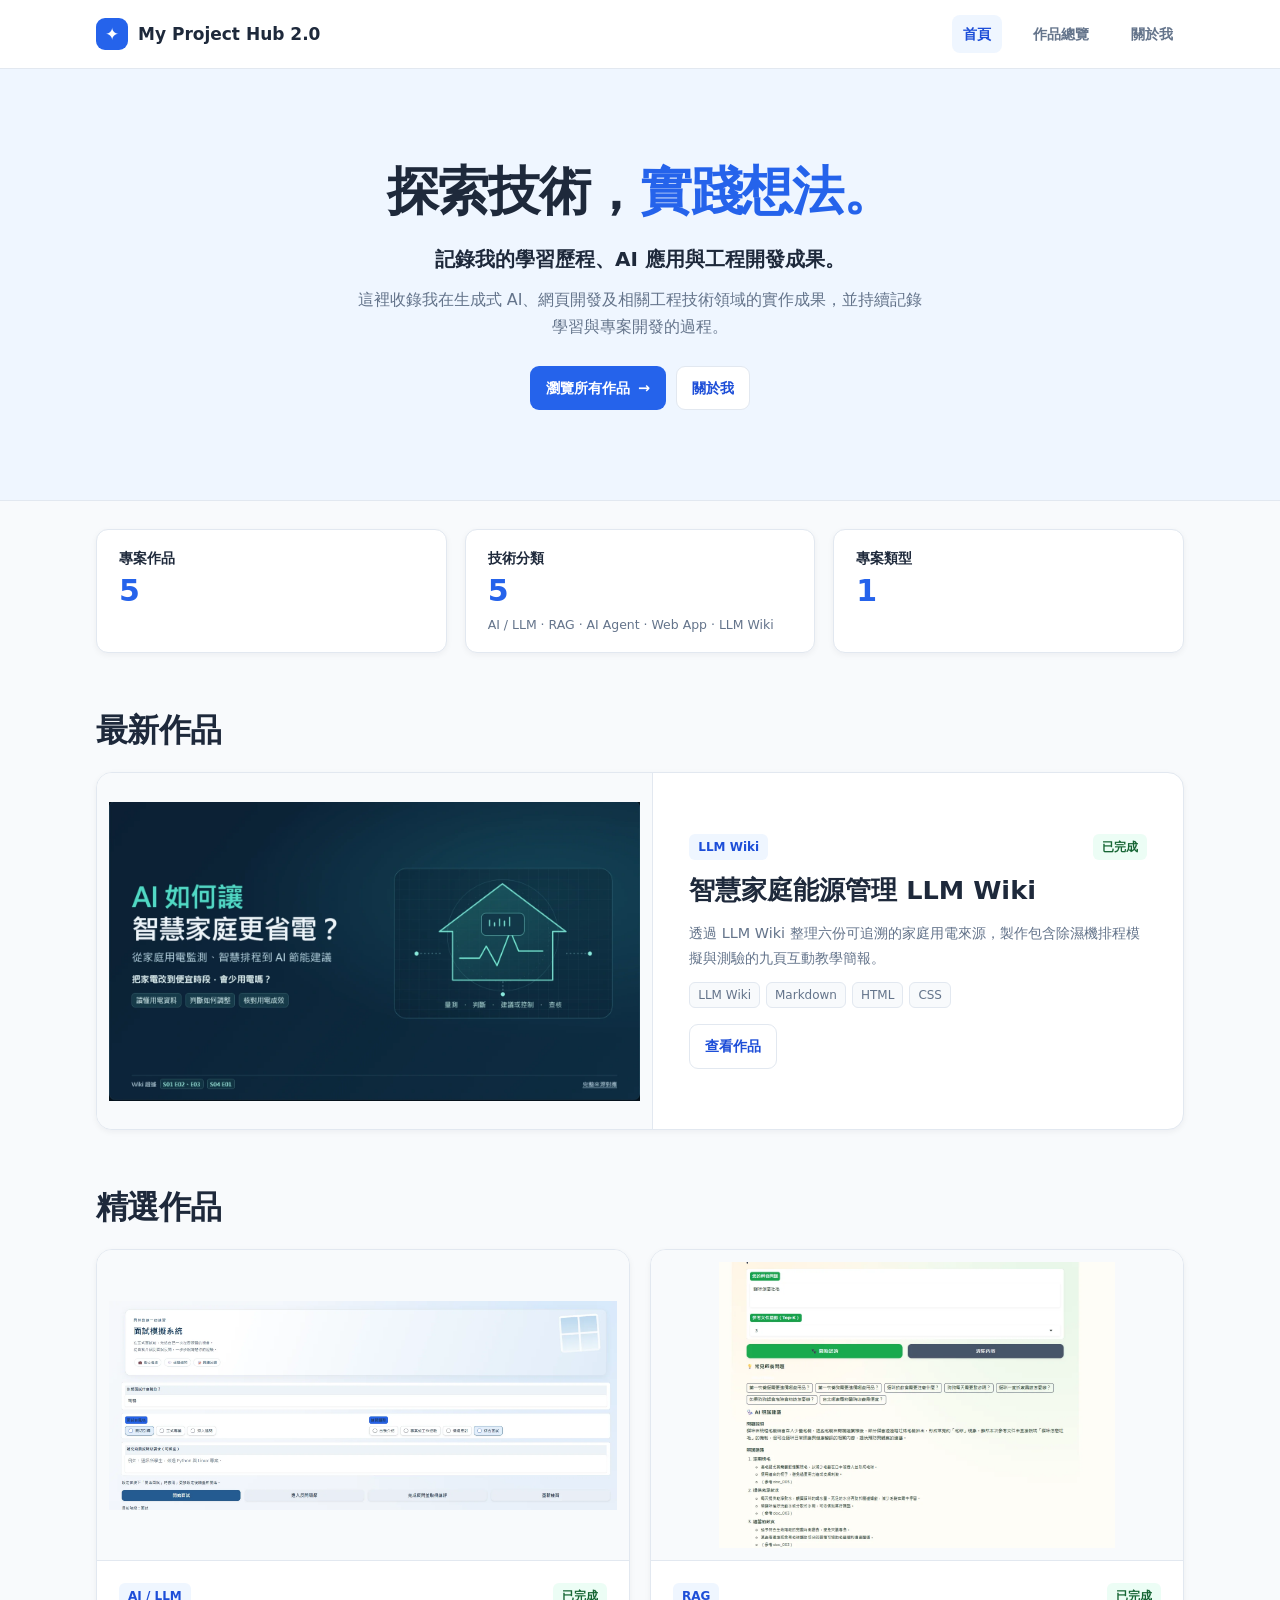
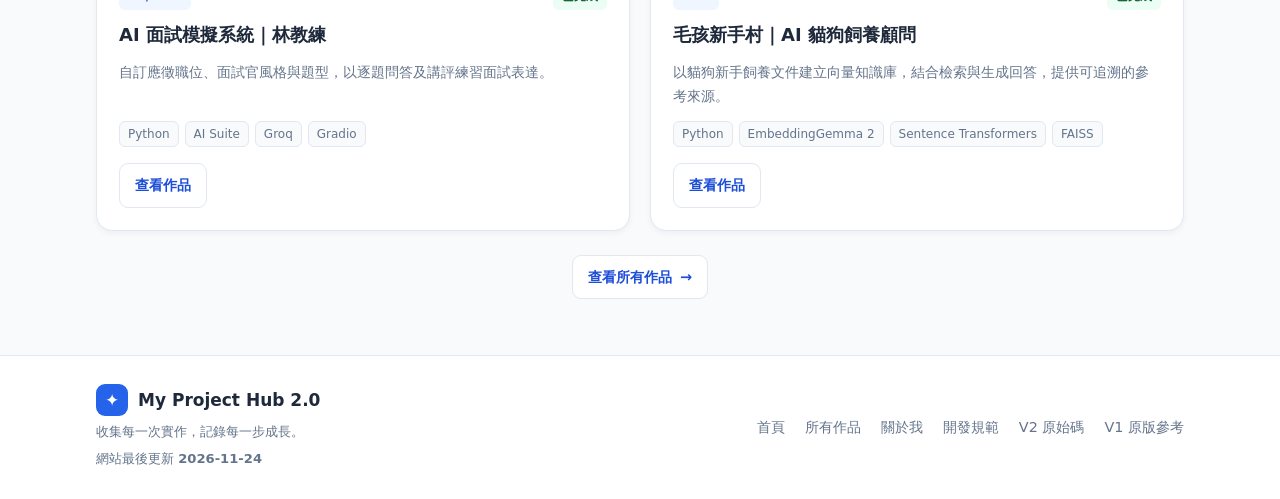
<file: index.html>
<!doctype html>
<html lang="zh-Hant">
<head>
  <meta charset="UTF-8">
  <meta name="viewport" content="width=device-width, initial-scale=1">
  <meta name="theme-color" content="#f8fafc">
  <meta name="description" content="記錄我的學習歷程、AI 應用與工程開發成果。">
  <title>My Project Hub 2.0｜個人專案作品展示平台</title>
  <link rel="stylesheet" href="css/style.css">
</head>
<body>
  <header class="site-header">
    <div class="container nav-content">
      <a class="brand" href="index.html"><span class="brand-icon" aria-hidden="true">✦</span> My Project Hub 2.0</a>
      <button class="menu-toggle" type="button" aria-controls="main-nav" aria-expanded="false" aria-label="開啟或收合選單">☰</button>
      <nav id="main-nav" class="nav-links" aria-label="主要導覽">
        <a href="index.html" aria-current="page" class="active">首頁</a>
        <a href="projects.html">作品總覽</a>
        <a href="about.html">關於我</a>
      </nav>
    </div>
  </header>
  <main>
    <section class="hero" aria-labelledby="hero-title">
      <div class="container hero-content">
        <h1 id="hero-title">探索技術，<span>實踐想法。</span></h1>
        <p class="hero-subtitle">記錄我的學習歷程、AI 應用與工程開發成果。</p>
        <p class="hero-intro">這裡收錄我在生成式 AI、網頁開發及相關工程技術領域的實作成果，並持續記錄學習與專案開發的過程。</p>
        <div class="page-actions">
          <a class="btn btn-primary" href="projects.html">瀏覽所有作品 <span aria-hidden="true">→</span></a>
          <a class="btn btn-secondary" href="about.html">關於我</a>
        </div>
      </div>
    </section>

    <section class="overview container" aria-labelledby="overview-title">
      <h2 class="visually-hidden" id="overview-title">作品統計</h2>
      <div id="project-stats" aria-live="polite" aria-atomic="true">
        <dl class="stats-row">
          <div class="stat">
            <dt>專案作品</dt>
            <dd><strong id="project-count">—</strong></dd>
          </div>
          <div class="stat">
            <dt>技術分類</dt>
            <dd>
              <strong id="category-count">—</strong>
              <small id="category-list" class="category-list">正在載入分類…</small>
            </dd>
          </div>
          <div class="stat">
            <dt>專案類型</dt>
            <dd><strong id="type-count">—</strong></dd>
          </div>
        </dl>
      </div>
    </section>

    <section class="section home-section" aria-labelledby="latest-title">
      <div class="container">
        <div class="section-heading"><h2 id="latest-title">最新作品</h2></div>
        <div id="latest-project" aria-live="polite"><p class="loading">正在載入作品…</p></div>
      </div>
    </section>

    <section class="section home-section" id="featured" aria-labelledby="featured-title">
      <div class="container">
        <div class="section-heading"><h2 id="featured-title">精選作品</h2></div>
        <div class="cards-grid featured-grid" id="featured-projects" aria-live="polite">
          <p class="loading">正在載入作品…</p>
        </div>
        <div class="section-actions">
          <a class="btn btn-secondary" href="projects.html">查看所有作品 <span aria-hidden="true">→</span></a>
        </div>
      </div>
    </section>
  </main>
  <footer class="site-footer">
    <div class="container footer-layout">
      <div>
        <div class="brand"><span class="brand-icon" aria-hidden="true">✦</span> My Project Hub 2.0</div>
        <p>收集每一次實作，記錄每一步成長。</p>
        <p>網站最後更新 <time id="last-updated">載入中…</time></p>
      </div>
      <nav class="footer-links" aria-label="頁尾導覽">
        <a href="index.html">首頁</a>
        <a href="projects.html">所有作品</a>
        <a href="about.html">關於我</a>
        <a href="AGENTS.md">開發規範</a>
        <a href="https://github.com/davinmei/my-project-hub-v2">V2 原始碼</a>
        <a href="https://github.com/davinmei/my-project-hub">V1 原版參考</a>
      </nav>
    </div>
  </footer>
  <script src="data/projects-data.js"></script>
  <script src="js/site-data.js"></script>
  <script src="js/projects.js"></script>
  <script src="js/main.js"></script>
  <script src="js/site-update.js"></script>
</body>
</html>
</file>
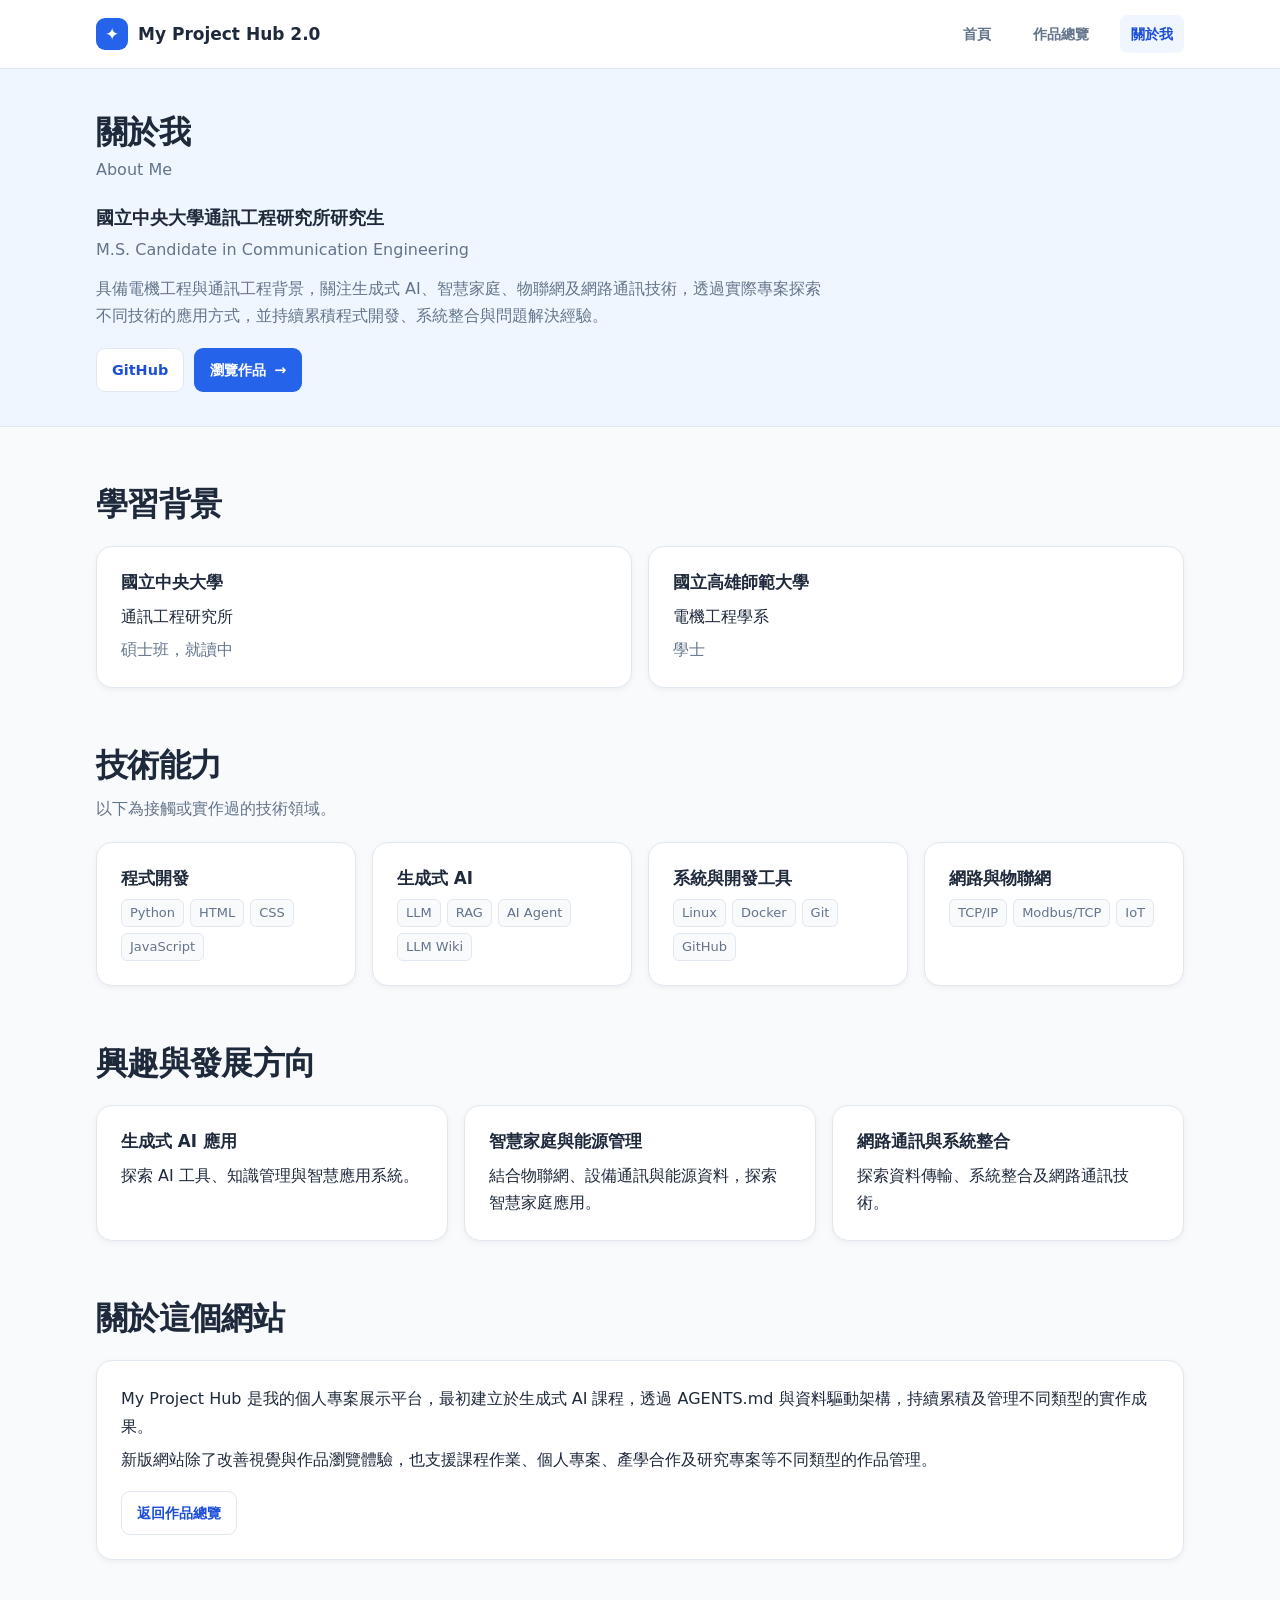
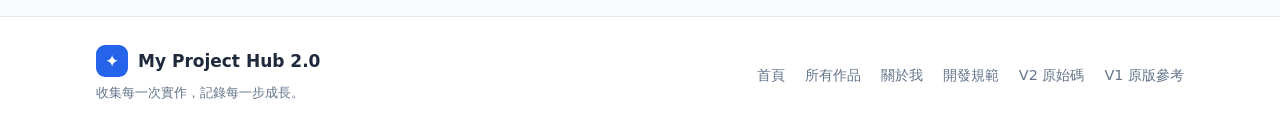
<file: about.html>
<!doctype html>
<html lang="zh-Hant">
<head>
  <meta charset="UTF-8">
  <meta name="viewport" content="width=device-width, initial-scale=1">
  <meta name="theme-color" content="#f8fafc">
  <meta name="description" content="了解我的學習背景、技術領域與發展方向。">
  <title>關於我｜My Project Hub 2.0</title>
  <link rel="stylesheet" href="css/style.css">
</head>
<body>
  <header class="site-header">
    <div class="container nav-content">
      <a class="brand" href="index.html"><span class="brand-icon" aria-hidden="true">✦</span> My Project Hub 2.0</a>
      <button class="menu-toggle" type="button" aria-controls="main-nav" aria-expanded="false" aria-label="開啟或收合選單">☰</button>
      <nav id="main-nav" class="nav-links" aria-label="主要導覽">
        <a href="index.html">首頁</a>
        <a href="projects.html">作品總覽</a>
        <a href="about.html" aria-current="page" class="active">關於我</a>
      </nav>
    </div>
  </header>
  <main>
    <section class="page-hero" aria-labelledby="about-title">
      <div class="container">
        <h1 class="page-title" id="about-title">關於我</h1>
        <p class="about-subtitle" lang="en">About Me</p>
        <div id="profile-intro" aria-live="polite">
          <p class="loading">正在載入個人資料…</p>
        </div>
        <div class="page-actions" id="profile-links">
          <a class="btn btn-primary" href="projects.html">瀏覽作品 <span aria-hidden="true">→</span></a>
        </div>
      </div>
    </section>
    <div class="container section" id="profile-content" hidden>
      <section class="about-section" aria-labelledby="education-title">
        <div class="section-heading"><h2 id="education-title">學習背景</h2></div>
        <div class="about-grid" id="profile-education"></div>
      </section>
      <section class="about-section" aria-labelledby="skills-title">
        <div class="section-heading">
          <h2 id="skills-title">技術能力</h2>
          <p class="page-intro" id="profile-skills-note"></p>
        </div>
        <div class="about-grid about-grid--skills" id="profile-skills"></div>
      </section>
      <section class="about-section" aria-labelledby="interests-title">
        <div class="section-heading"><h2 id="interests-title">興趣與發展方向</h2></div>
        <div class="about-grid about-grid--interests" id="profile-interests"></div>
      </section>
      <section class="about-section" aria-labelledby="about-site-title">
        <div class="section-heading"><h2 id="about-site-title">關於這個網站</h2></div>
        <div class="about-card">
          <div id="profile-site"></div>
          <div class="page-actions">
            <a class="btn btn-secondary" href="projects.html">返回作品總覽</a>
          </div>
        </div>
      </section>
    </div>
  </main>
  <footer class="site-footer">
    <div class="container footer-layout">
      <div>
        <div class="brand"><span class="brand-icon" aria-hidden="true">✦</span> My Project Hub 2.0</div>
        <p>收集每一次實作，記錄每一步成長。</p>
      </div>
      <nav class="footer-links" aria-label="頁尾導覽">
        <a href="index.html">首頁</a>
        <a href="projects.html">所有作品</a>
        <a href="about.html">關於我</a>
        <a href="AGENTS.md">開發規範</a>
        <a href="https://github.com/davinmei/my-project-hub-v2">V2 原始碼</a>
        <a href="https://github.com/davinmei/my-project-hub">V1 原版參考</a>
      </nav>
    </div>
  </footer>
  <script src="data/profile-data.js"></script>
  <script src="js/site-data.js"></script>
  <script src="js/main.js"></script>
  <script src="js/about.js"></script>
</body>
</html>
</file>
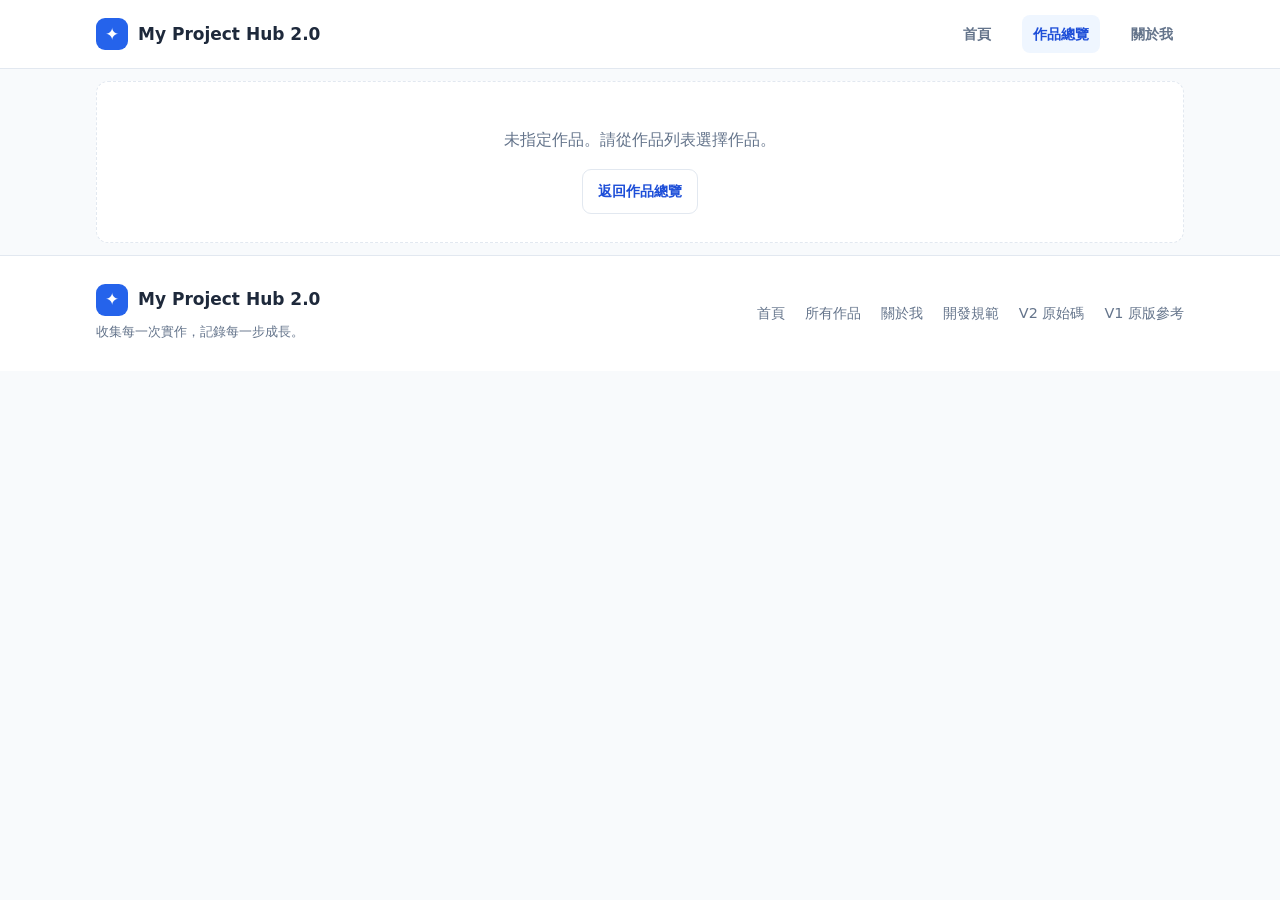
<file: project.html>
<!doctype html>
<html lang="zh-Hant">
<head>
  <meta charset="UTF-8">
  <meta name="viewport" content="width=device-width, initial-scale=1">
  <meta name="theme-color" content="#f8fafc">
  <meta name="description" content="了解專案開發動機、主要功能、使用技術與成果。">
  <title>作品詳細介紹｜My Project Hub 2.0</title>
  <link rel="stylesheet" href="css/style.css">
</head>
<body>
  <header class="site-header">
    <div class="container nav-content">
      <a class="brand" href="index.html"><span class="brand-icon" aria-hidden="true">✦</span> My Project Hub 2.0</a>
      <button class="menu-toggle" type="button" aria-controls="main-nav" aria-expanded="false" aria-label="開啟或收合選單">☰</button>
      <nav id="main-nav" class="nav-links" aria-label="主要導覽">
        <a href="index.html">首頁</a>
        <a href="projects.html" aria-current="location" class="active">作品總覽</a>
        <a href="about.html">關於我</a>
      </nav>
    </div>
  </header>
  <main class="container" id="project-detail"><p class="loading">正在讀取專案內容…</p></main>
  <dialog class="image-dialog" id="image-viewer" aria-labelledby="image-viewer-title">
    <h2 class="visually-hidden" id="image-viewer-title">作品圖片預覽</h2>
    <form method="dialog" class="image-dialog-actions">
      <button class="btn btn-secondary" type="submit" autofocus>關閉圖片</button>
    </form>
    <img alt="">
  </dialog>
  <footer class="site-footer">
    <div class="container footer-layout">
      <div>
        <div class="brand"><span class="brand-icon" aria-hidden="true">✦</span> My Project Hub 2.0</div>
        <p>收集每一次實作，記錄每一步成長。</p>
      </div>
      <nav class="footer-links" aria-label="頁尾導覽">
        <a href="index.html">首頁</a>
        <a href="projects.html">所有作品</a>
        <a href="about.html">關於我</a>
        <a href="AGENTS.md">開發規範</a>
        <a href="https://github.com/davinmei/my-project-hub-v2">V2 原始碼</a>
        <a href="https://github.com/davinmei/my-project-hub">V1 原版參考</a>
      </nav>
    </div>
  </footer>
  <script src="data/projects-data.js"></script>
  <script src="js/site-data.js"></script>
  <script src="js/projects.js"></script>
  <script src="js/project-detail.js"></script>
  <script src="js/main.js"></script>
</body>
</html>
</file>
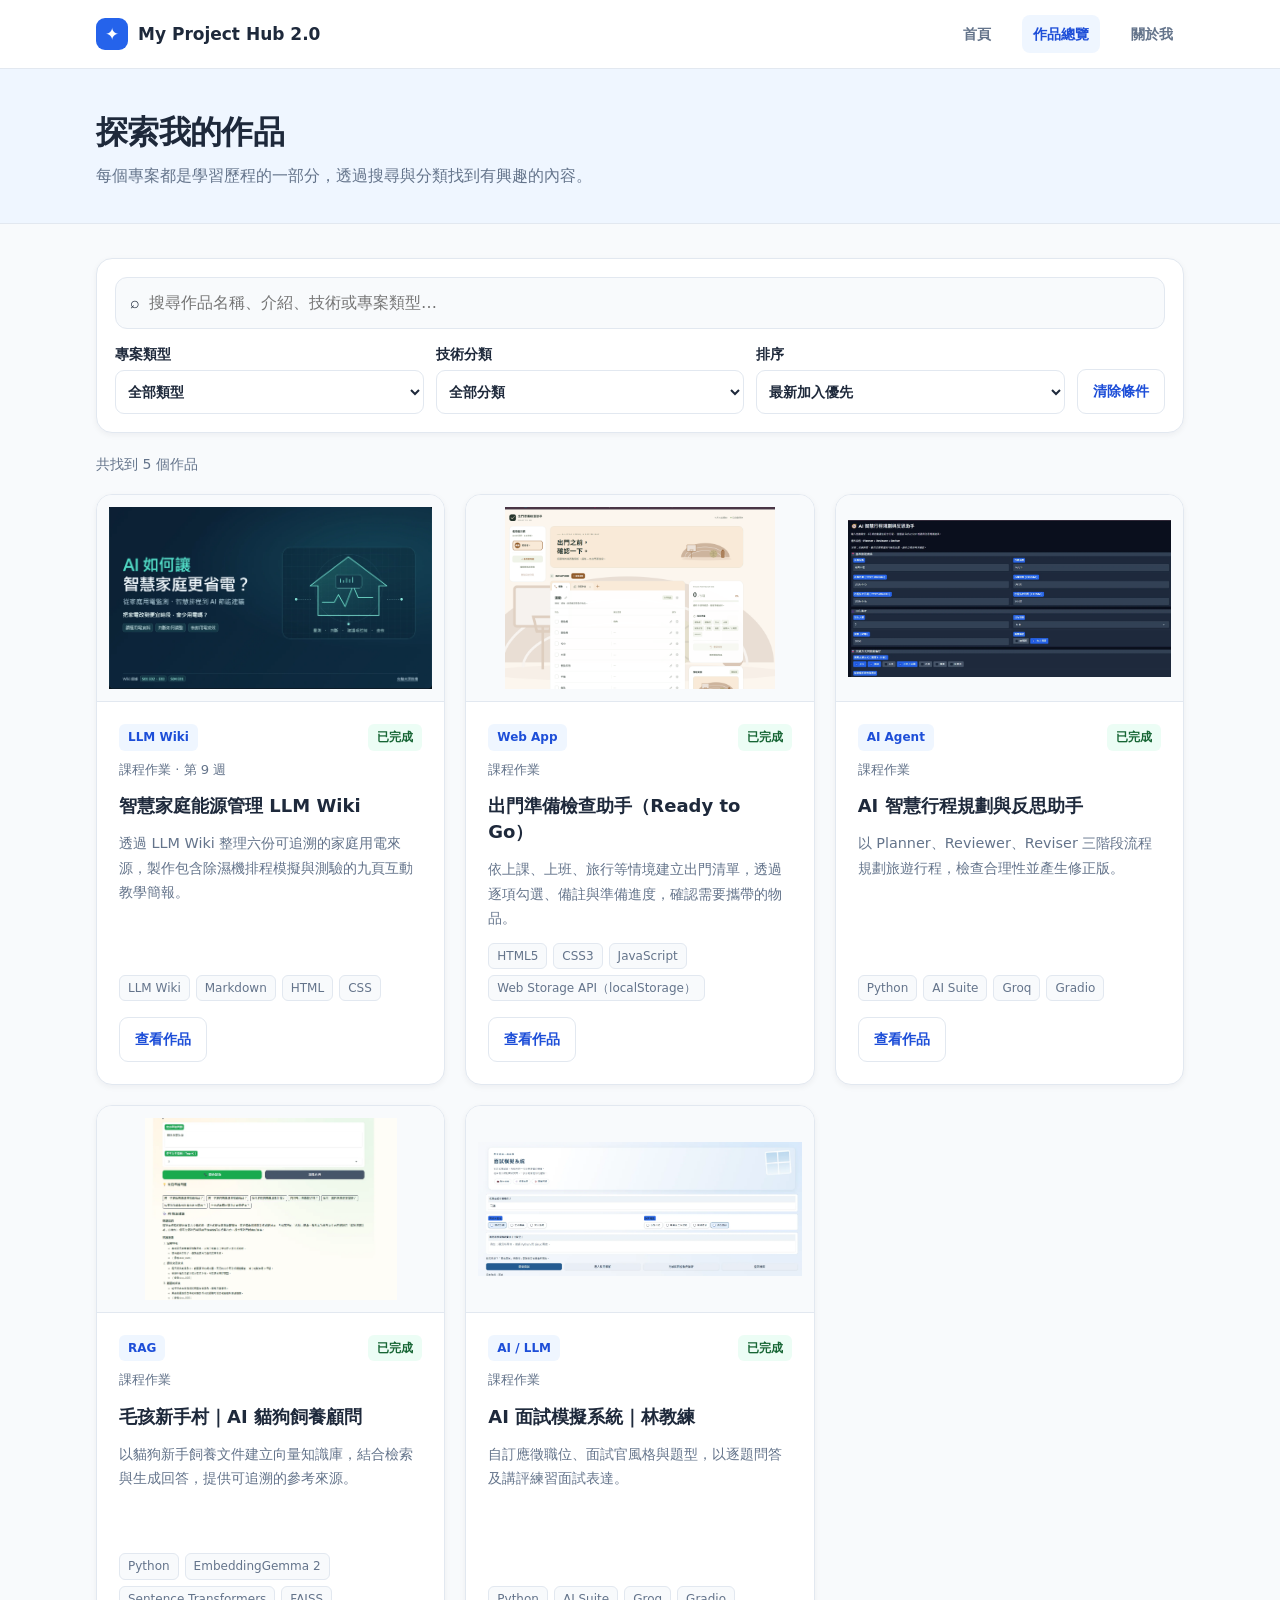
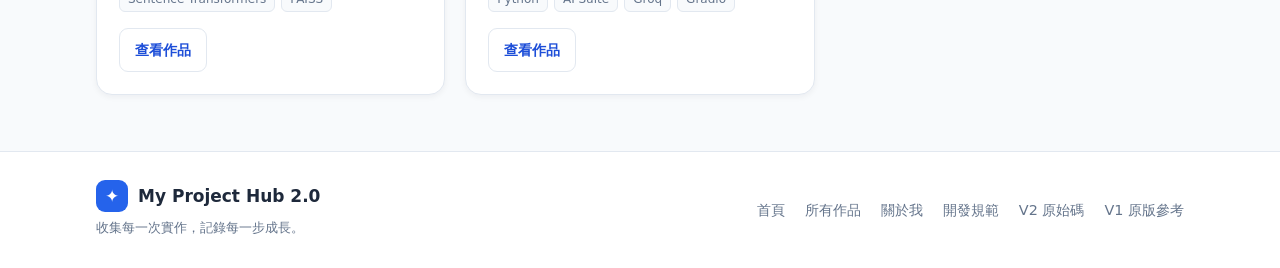
<file: projects.html>
<!doctype html>
<html lang="zh-Hant">
<head>
  <meta charset="UTF-8">
  <meta name="viewport" content="width=device-width, initial-scale=1">
  <meta name="theme-color" content="#f8fafc">
  <meta name="description" content="瀏覽個人課程作業、AI 專案及應用程式作品。">
  <title>全部作品｜My Project Hub 2.0</title>
  <link rel="stylesheet" href="css/style.css">
</head>
<body>
  <header class="site-header">
    <div class="container nav-content">
      <a class="brand" href="index.html"><span class="brand-icon" aria-hidden="true">✦</span> My Project Hub 2.0</a>
      <button class="menu-toggle" type="button" aria-controls="main-nav" aria-expanded="false" aria-label="開啟或收合選單">☰</button>
      <nav id="main-nav" class="nav-links" aria-label="主要導覽">
        <a href="index.html">首頁</a>
        <a href="projects.html" aria-current="page" class="active">作品總覽</a>
        <a href="about.html">關於我</a>
      </nav>
    </div>
  </header>
  <main>
    <section class="page-hero">
      <div class="container">
        <h1 class="page-title">探索我的作品</h1>
        <p class="page-intro">每個專案都是學習歷程的一部分，透過搜尋與分類找到有興趣的內容。</p>
      </div>
    </section>
    <section class="section project-list" aria-labelledby="project-list-title">
      <div class="container">
        <h2 class="visually-hidden" id="project-list-title">作品列表</h2>
        <form class="toolbar" id="project-filters" aria-label="搜尋與篩選作品">
          <label for="project-search" class="visually-hidden">搜尋作品</label>
          <div class="search-box">
            <span aria-hidden="true">⌕</span>
            <input id="project-search" type="search" placeholder="搜尋作品名稱、介紹、技術或專案類型…" autocomplete="off">
          </div>
          <div class="filter-row">
            <label for="type-filter">專案類型
              <select id="type-filter">
                <option value="">全部類型</option>
                <option>課程作業</option>
                <option>個人專案</option>
                <option>產學合作</option>
                <option>研究專案</option>
              </select>
            </label>
            <label for="category-filter">技術分類
              <select id="category-filter">
                <option value="">全部分類</option>
              </select>
            </label>
            <label for="project-sort">排序
              <select id="project-sort">
                <option value="newest">最新加入優先</option>
                <option value="oldest">最早加入優先</option>
                <option value="title">作品名稱排序</option>
              </select>
            </label>
            <button class="btn btn-secondary" id="clear-filters" type="button">清除條件</button>
          </div>
        </form>
        <p class="results-count" id="results-count" aria-live="polite">正在讀取作品…</p>
        <div id="all-projects" class="cards-grid"><p class="loading">正在載入作品…</p></div>
      </div>
    </section>
  </main>
  <footer class="site-footer">
    <div class="container footer-layout">
      <div>
        <div class="brand"><span class="brand-icon" aria-hidden="true">✦</span> My Project Hub 2.0</div>
        <p>收集每一次實作，記錄每一步成長。</p>
      </div>
      <nav class="footer-links" aria-label="頁尾導覽">
        <a href="index.html">首頁</a>
        <a href="projects.html">所有作品</a>
        <a href="about.html">關於我</a>
        <a href="AGENTS.md">開發規範</a>
        <a href="https://github.com/davinmei/my-project-hub-v2">V2 原始碼</a>
        <a href="https://github.com/davinmei/my-project-hub">V1 原版參考</a>
      </nav>
    </div>
  </footer>
  <script src="data/projects-data.js"></script>
  <script src="js/site-data.js"></script>
  <script src="js/projects.js"></script>
  <script src="js/main.js"></script>
</body>
</html>
</file>
<file: css/style.css>
:root {
  --background: #f8fafc;
  --surface: #fff;
  --accent: #2563eb;
  --accent-hover: #1d4ed8;
  --text: #1e293b;
  --muted: #64748b;
  --border: #e2e8f0;
  --soft-blue: #eff6ff;
  --radius: 12px;
  --card-radius: 16px;
  --shadow: 0 2px 6px rgb(15 23 42 / 5%);
  --shadow-hover: 0 8px 22px rgb(15 23 42 / 8%);
  --page-gutter: 26px;
  --section-space: 56px;
  --nav-height: 68px;

  font-family: "Noto Sans TC", "Microsoft JhengHei", system-ui, sans-serif;
  color: var(--text);
  background: var(--background);
}

* { box-sizing: border-box; }
body { margin: 0; line-height: 1.7; }
a { color: inherit; text-decoration: none; }
button, input, select { font: inherit; }
button { cursor: pointer; }
img { display: block; max-width: 100%; }

:where(a, button, select):focus-visible,
.search-box:focus-within {
  outline: 2px solid var(--accent);
  outline-offset: 3px;
}

.container {
  max-width: 1140px;
  margin-inline: auto;
  padding-inline: var(--page-gutter);
}

.site-header {
  position: sticky;
  top: 0;
  z-index: 10;
  background: var(--surface);
  border-bottom: 1px solid var(--border);
}

.nav-content,
.footer-layout {
  display: flex;
  align-items: center;
  justify-content: space-between;
  gap: 20px;
}

.nav-content { min-height: var(--nav-height); }

.brand {
  display: flex;
  align-items: center;
  gap: 10px;
  font-size: 1.0625rem;
  font-weight: 750;
}

.brand-icon {
  display: grid;
  width: 32px;
  height: 32px;
  flex: 0 0 32px;
  place-items: center;
  border-radius: 9px;
  background: var(--accent);
  color: var(--surface);
}

.nav-links, .footer-links {
  display: flex;
  flex-wrap: wrap;
  align-items: center;
  gap: 8px 20px;
  font-size: .9rem;
}

.nav-links a {
  padding: 7px 11px;
  border-radius: 8px;
  color: var(--muted);
  font-weight: 650;
}

.nav-links a.active, .nav-links a:hover {
  background: var(--soft-blue);
  color: var(--accent-hover);
}

.menu-toggle {
  display: none;
  width: 44px;
  height: 44px;
  border: 1px solid var(--border);
  border-radius: var(--radius);
  color: var(--text);
  background: var(--surface);
}

.btn {
  display: inline-flex;
  min-height: 44px;
  align-items: center;
  justify-content: center;
  gap: 8px;
  padding: 9px 15px;
  border: 1px solid transparent;
  border-radius: 9px;
  font-size: .9rem;
  font-weight: 700;
  transition: background-color .15s, border-color .15s;
}

.btn-primary {
  background: var(--accent);
  color: var(--surface);
}

.btn-primary:hover { background: var(--accent-hover); }

.btn-secondary {
  border-color: var(--border);
  background: var(--surface);
  color: var(--accent-hover);
}

.btn-secondary:hover {
  border-color: var(--accent);
  background: var(--soft-blue);
}

.hero, .page-hero {
  background: var(--soft-blue);
  border-bottom: 1px solid var(--border);
}

.hero { padding-block: clamp(48px, 7vw, 92px); }
.hero-content { text-align: center; }
.hero-content .page-actions { justify-content: center; }

.page-actions {
  display: flex;
  flex-wrap: wrap;
  gap: 10px;
}

.hero h1 {
  margin: 0;
  font-size: clamp(2rem, 5vw, 3.25rem);
  line-height: 1.25;
  letter-spacing: -.025em;
}

.hero h1 span {
  display: inline-block;
  color: var(--accent);
}

.hero-subtitle {
  margin: 18px 0 0;
  font-size: clamp(1rem, 2.4vw, 1.25rem);
  font-weight: 650;
}

.hero-intro {
  max-width: 36rem;
  margin: 10px auto 26px;
  color: var(--muted);
}

.overview { padding-top: 28px; }

.stats-row {
  display: grid;
  grid-template-columns: repeat(3, minmax(0, 1fr));
  gap: 18px;
  margin: 0;
}

.stat {
  padding: 17px 22px;
  border: 1px solid var(--border);
  border-radius: var(--radius);
  background: var(--surface);
  box-shadow: var(--shadow);
}

.stat dt { font-size: .875rem; font-weight: 650; }
.stat dd { margin: 2px 0 0; }
.stat strong {
  display: block;
  color: var(--accent);
  font-variant-numeric: tabular-nums;
  font-size: 1.875rem;
  line-height: 1.2;
}

.category-list {
  display: block;
  margin-top: 5px;
  color: var(--muted);
  font-size: .78rem;
  overflow-wrap: anywhere;
}

.section { padding-block: var(--section-space); }
.home-section {
  padding-bottom: 0;
  scroll-margin-top: calc(var(--nav-height) + 12px);
}
.home-section:last-child { padding-bottom: var(--section-space); }
.section-heading { margin-bottom: 20px; }

.section-heading h2, .page-title {
  margin: 0;
  font-size: clamp(1.55rem, 3vw, 2rem);
  line-height: 1.35;
  letter-spacing: -.02em;
}

.section-actions { margin-top: 24px; text-align: center; }

.cards-grid {
  display: grid;
  grid-template-columns: repeat(3, minmax(0, 1fr));
  gap: 20px;
}

.featured-grid { grid-template-columns: repeat(2, minmax(0, 1fr)); }

.project-card,
.toolbar,
.about-card {
  border: 1px solid var(--border);
  border-radius: var(--card-radius);
  background: var(--surface);
  box-shadow: var(--shadow);
}

.project-card {
  display: flex;
  min-width: 0;
  flex-direction: column;
  transition: box-shadow .18s, border-color .18s;
}

.project-card:hover {
  border-color: #bfdbfe;
  box-shadow: var(--shadow-hover);
}

.card-media {
  display: grid;
  place-items: center;
  padding: 12px;
  border-bottom: 1px solid var(--border);
  border-radius: calc(var(--card-radius) - 1px) calc(var(--card-radius) - 1px) 0 0;
  background: var(--background);
}

.card-media:focus-visible { outline-offset: -4px; }

.card-media img {
  width: 100%;
  aspect-ratio: 16 / 9;
  object-fit: contain;
}

.card-body {
  display: flex;
  min-width: 0;
  flex: 1;
  flex-direction: column;
  gap: 12px;
  padding: 22px;
  overflow-wrap: anywhere;
}

.card-meta {
  display: flex;
  flex-wrap: wrap;
  align-items: center;
  justify-content: space-between;
  gap: 8px;
}

.pill, .status {
  display: inline-block;
  padding: 3px 9px;
  border-radius: 6px;
  font-size: .75rem;
  font-weight: 700;
}

.card-project-info {
  flex-basis: 100%;
  color: var(--muted);
  font-size: .82rem;
}

.pill { background: var(--soft-blue); color: var(--accent-hover); }
.status { background: #ecfdf5; color: #166534; }
.status.progress { background: #fffbeb; color: #92400e; }

.project-card h3 {
  margin: 0;
  font-size: 1.125rem;
  line-height: 1.45;
}

.project-card p {
  flex: 1;
  margin: 0;
  color: var(--muted);
  font-size: .9rem;
}

.tags { display: flex; flex-wrap: wrap; gap: 6px; }

.tag {
  padding: 2px 8px;
  border: 1px solid var(--border);
  border-radius: 6px;
  background: var(--background);
  color: var(--muted);
  font-size: .75rem;
  overflow-wrap: anywhere;
}

.card-action { align-self: flex-start; margin-top: 4px; }

.project-card--latest {
  display: grid;
  grid-template-columns: minmax(0, 1.05fr) minmax(0, 1fr);
}

.project-card--latest .card-media {
  border-right: 1px solid var(--border);
  border-bottom: 0;
  border-radius: calc(var(--card-radius) - 1px) 0 0 calc(var(--card-radius) - 1px);
}

.project-card--latest .card-media img { aspect-ratio: 16 / 10; }
.project-card--latest .card-body { justify-content: center; padding: clamp(20px, 3vw, 36px); }
.project-card--latest h3 { font-size: clamp(1.2rem, 2.4vw, 1.6rem); }
.project-card--latest p { flex: initial; }

.page-hero { padding-block: 42px 34px; }
.page-intro { margin: 8px 0 0; color: var(--muted); }

.about-subtitle,
.about-role-en,
.about-secondary,
.about-intro { color: var(--muted); }

.about-subtitle { margin: 2px 0 0; }
.about-role { margin: 20px 0 0; font-size: 1.125rem; font-weight: 700; }
.about-role-en { margin: 2px 0 0; }
.about-intro { max-width: 46rem; margin: 12px 0 0; }
.page-hero .page-actions, .about-card .page-actions { margin-top: 18px; }

.about-section + .about-section { margin-top: clamp(30px, 5vw, 56px); }

.about-grid {
  display: grid;
  grid-template-columns: repeat(2, minmax(0, 1fr));
  gap: 16px;
}

.about-grid--skills { grid-template-columns: repeat(4, minmax(0, 1fr)); }
.about-grid--interests { grid-template-columns: repeat(3, minmax(0, 1fr)); }

.about-card {
  min-width: 0;
  padding: clamp(16px, 2.5vw, 24px);
  overflow-wrap: anywhere;
}

.about-card h3 { margin: 0 0 8px; font-size: 1.05rem; line-height: 1.4; }
.about-card p { margin: 0; }
.about-card p + p { margin-top: 6px; }
.about-card .tag { font-size: .8125rem; }
.project-list { padding-top: 34px; }
.toolbar { padding: 18px; margin-bottom: 20px; }

.search-box {
  display: flex;
  align-items: center;
  gap: 9px;
  padding-inline: 14px;
  border: 1px solid var(--border);
  border-radius: var(--radius);
  background: var(--background);
}

.search-box input {
  min-width: 0;
  width: 100%;
  padding: 11px 0;
  border: 0;
  outline: 0;
  background: transparent;
  color: var(--text);
}

.filter-row {
  display: grid;
  grid-template-columns: repeat(3, minmax(0, 1fr)) auto;
  align-items: end;
  gap: 12px;
  margin-top: 14px;
}

.filter-row label {
  display: grid;
  min-width: 0;
  gap: 4px;
  font-size: .85rem;
  font-weight: 650;
}

.filter-row select {
  width: 100%;
  min-height: 44px;
  padding: 8px;
  border: 1px solid var(--border);
  border-radius: 9px;
  color: var(--text);
  background: var(--surface);
}

#all-projects { grid-auto-rows: 1fr; }
.results-count { margin: 0 0 18px; color: var(--muted); font-size: .875rem; }

.loading, .empty-state { grid-column: 1 / -1; color: var(--muted); }
.loading { padding-block: 16px; }

.empty-state {
  margin-block: 12px;
  padding: 28px 18px;
  border: 1px dashed var(--border);
  border-radius: var(--radius);
  background: var(--surface);
  text-align: center;
}

.detail-head { padding-block: 36px 26px; }
.breadcrumb { margin-bottom: 18px; font-size: .875rem; }
.breadcrumb a { color: var(--accent-hover); }

.detail-head h1 {
  margin: 12px 0;
  font-size: clamp(1.75rem, 4vw, 2.75rem);
  line-height: 1.35;
  letter-spacing: -.025em;
}

.detail-head p { max-width: 48rem; margin: 0; color: var(--muted); }

.detail-meta {
  display: flex;
  flex-wrap: wrap;
  gap: 12px 24px;
  margin: 0 0 16px;
}

.detail-meta dt { color: var(--muted); font-size: .78rem; }
.detail-meta dd { margin: 2px 0 0; font-size: .9rem; font-weight: 650; }

.detail-cover, .detail-figure {
  margin: 0;
  overflow: hidden;
  border: 1px solid var(--border);
  border-radius: var(--card-radius);
  background: var(--surface);
}

.detail-cover img, .detail-figure img {
  width: 100%;
  max-height: 450px;
  object-fit: contain;
}

.image-notice {
  padding: 10px 15px;
  background: var(--soft-blue);
  color: var(--text);
  font-size: .8rem;
}

.detail-content {
  max-width: 56rem;
  margin-inline: auto;
  padding-block: 32px var(--section-space);
  overflow-wrap: anywhere;
}

.detail-content:empty { display: none; }

.detail-section + .detail-section {
  margin-top: 24px;
  padding-top: 24px;
  border-top: 1px solid var(--border);
}

.detail-section h2 { margin: 0 0 10px; font-size: 1.25rem; }
.detail-section p { margin: 0; color: var(--muted); line-height: 1.85; white-space: pre-wrap; }
.feature-list { padding-inline-start: 22px; margin: 0; color: var(--muted); }
.feature-list li + li { margin-top: 8px; }
.feature-list li::marker { color: var(--accent); }

.detail-gallery {
  display: grid;
  grid-template-columns: repeat(auto-fit, minmax(min(100%, 16rem), 1fr));
  gap: 16px;
}

.detail-gallery img { aspect-ratio: 16 / 10; }

.image-preview {
  display: block;
  width: 100%;
  padding: 0;
  border: 0;
  color: var(--accent-hover);
  background: var(--surface);
}

.image-preview:focus-visible { outline-offset: -4px; }

.image-zoom {
  display: block;
  padding: 9px 12px;
  border-top: 1px solid var(--border);
  font-size: .85rem;
  font-weight: 650;
}

.image-preview:hover .image-zoom { background: var(--soft-blue); }

.image-dialog {
  width: min(calc(100% - 24px), 64rem);
  max-width: none;
  max-height: calc(100% - 24px);
  padding: 12px;
  border: 1px solid var(--border);
  border-radius: var(--card-radius);
  color: var(--text);
  background: var(--surface);
}

.image-dialog::backdrop { background: rgb(15 23 42 / 72%); }
.image-dialog-actions { display: flex; justify-content: flex-end; margin-bottom: 10px; }
.image-dialog img { max-height: calc(100dvh - 105px); margin-inline: auto; object-fit: contain; }

.detail-links {
  display: flex;
  flex-wrap: wrap;
  gap: 8px;
  padding: 0;
  margin: 0;
  list-style: none;
}

.site-footer {
  padding-block: 28px;
  border-top: 1px solid var(--border);
  background: var(--surface);
}

.site-footer p { margin: 5px 0 0; font-size: .82rem; color: var(--muted); }
.site-footer time { font-weight: 650; }
.footer-links { color: var(--muted); }
.footer-links a:hover, .breadcrumb a:hover { text-decoration: underline; text-underline-offset: 3px; }

.visually-hidden {
  position: absolute;
  width: 1px;
  height: 1px;
  padding: 0;
  margin: -1px;
  overflow: hidden;
  clip-path: inset(50%);
  white-space: nowrap;
  border: 0;
}

@media (max-width: 850px) {
  .cards-grid { grid-template-columns: repeat(2, minmax(0, 1fr)); }
  .filter-row, .about-grid--skills { grid-template-columns: repeat(2, minmax(0, 1fr)); }
}

@media (max-width: 600px) {
  :root {
    --page-gutter: 18px;
    --section-space: 42px;
    --nav-height: 60px;
  }

  .menu-toggle { display: block; }

  .nav-links {
    position: absolute;
    inset: 100% 0 auto;
    display: none;
    align-items: stretch;
    flex-direction: column;
    gap: 4px;
    padding: 8px var(--page-gutter) 14px;
    border-bottom: 1px solid var(--border);
    background: var(--surface);
  }

  .nav-links.open { display: flex; }
  .nav-links a { padding-block: 9px; }
  .stats-row { gap: 8px; }
  .stat { padding: 10px 8px; }
  .stat dt { font-size: .8rem; }
  .stat strong { font-size: 1.5rem; }
  .cards-grid, .project-card--latest, .about-grid { grid-template-columns: minmax(0, 1fr); }
  #all-projects { grid-auto-rows: auto; }
  .card-body { padding: 17px; }

  .project-card--latest .card-media {
    border-right: 0;
    border-bottom: 1px solid var(--border);
    border-radius: calc(var(--card-radius) - 1px) calc(var(--card-radius) - 1px) 0 0;
  }

  .page-hero { padding-block: 32px 24px; }
  .footer-layout { flex-direction: column; align-items: flex-start; }
}

@media (prefers-reduced-motion: reduce) {
  .btn, .project-card { transition: none; }
}
</file>
